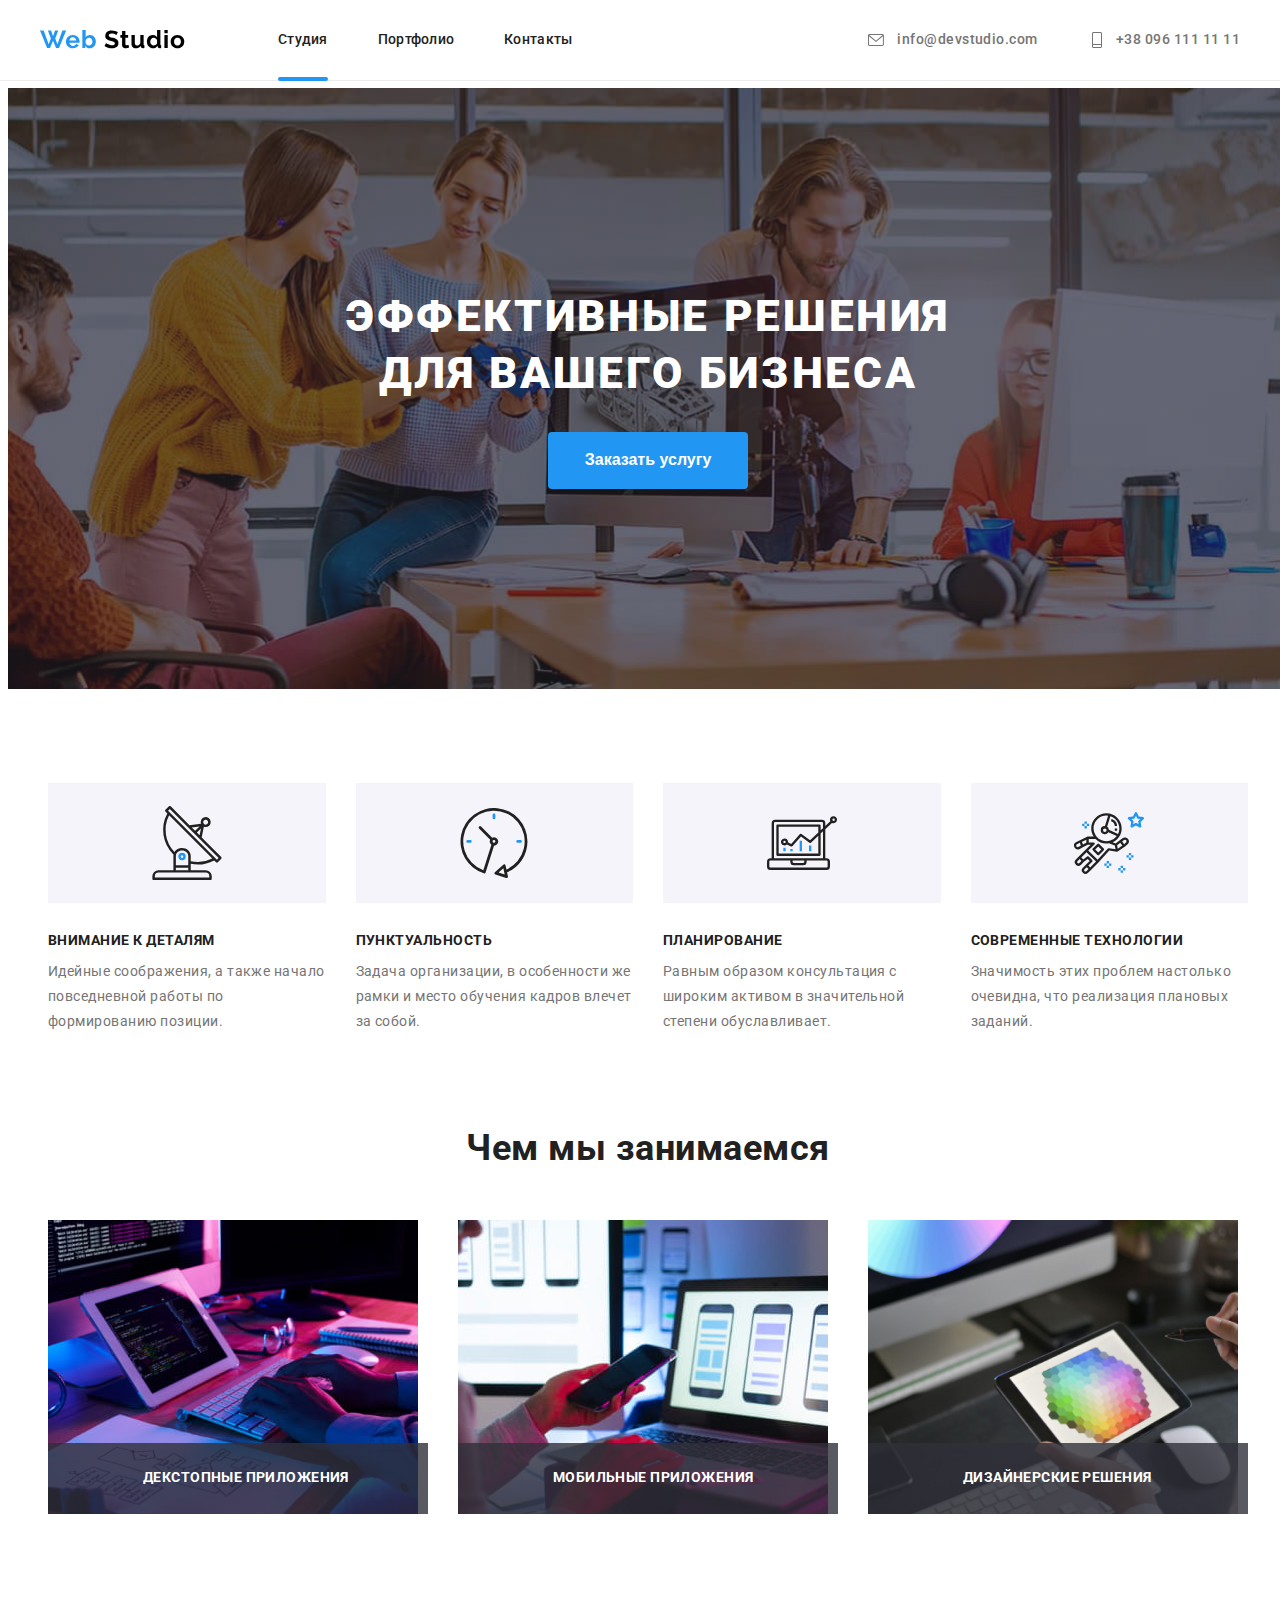
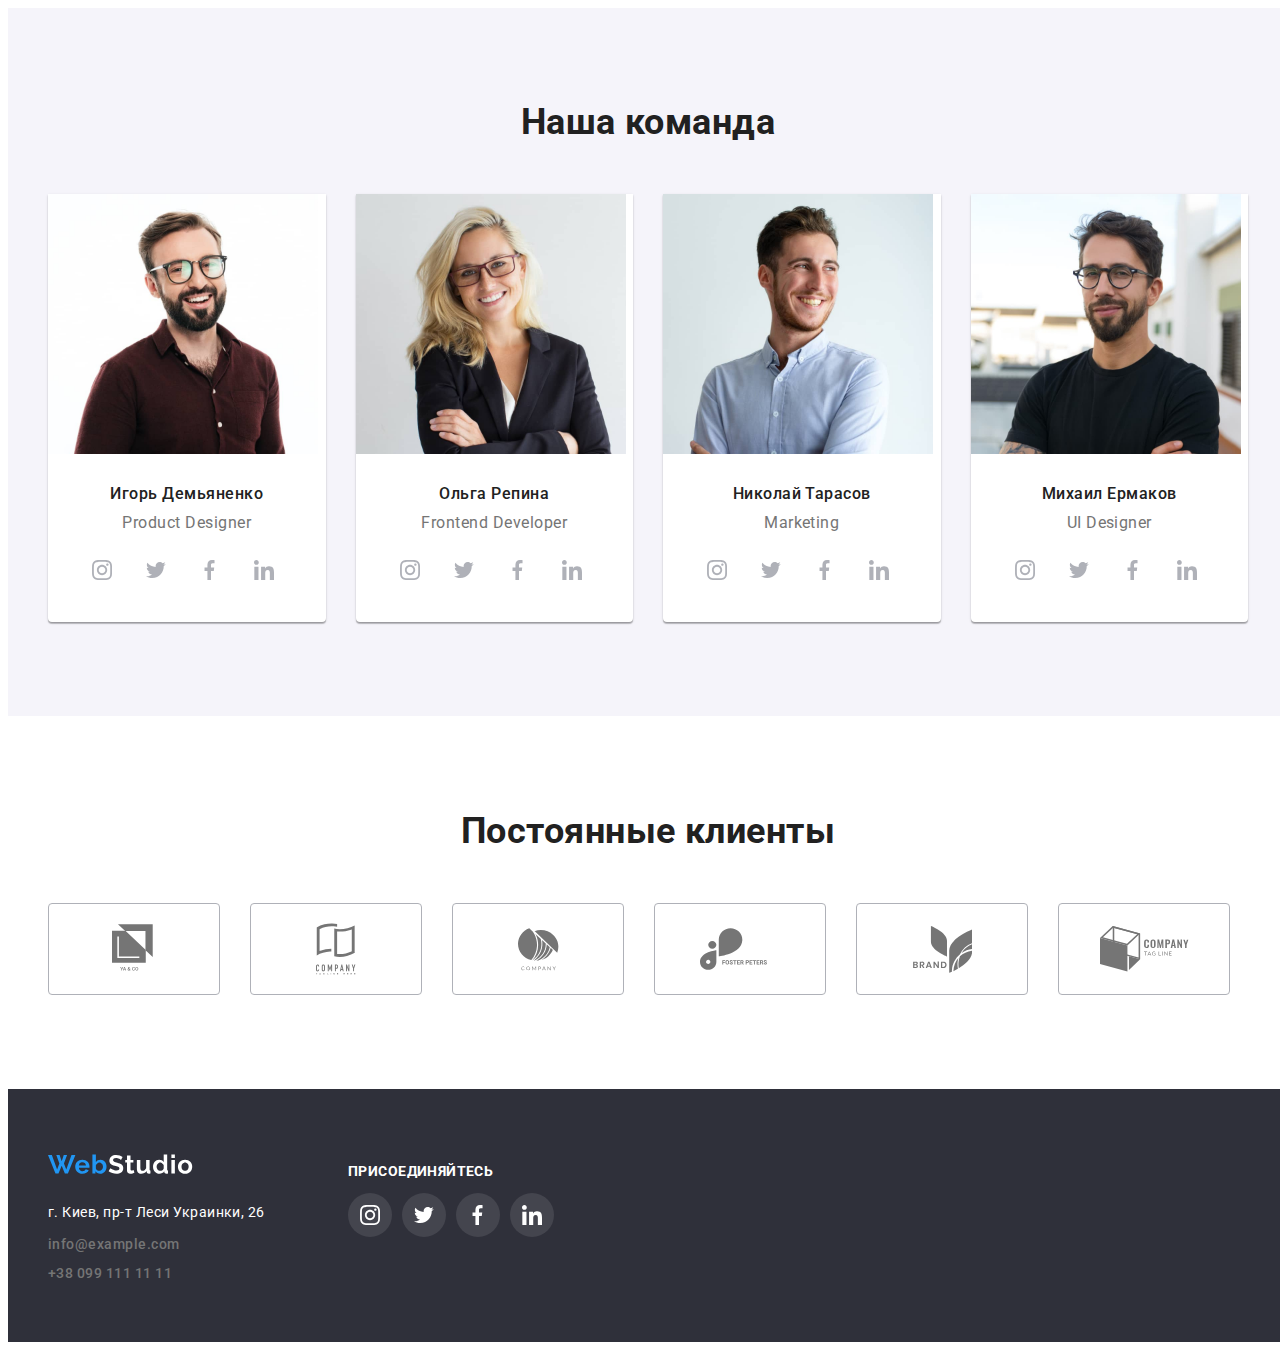
<file: index.html>
<!DOCTYPE html>
<html lang="ru">
<head>
    <meta charset="UTF-8">
    <meta name="viewport" content="width=device-width, initial-scale=1.0">
    <title>Веб Студия Киев</title>
    <link href="https://fonts.googleapis.com/css2?family=Roboto:ital,wght@0,400;0,700;0,900;1,500&display=swap" 
    rel="stylesheet">
    <link rel="stylesheet" href="https://cdnjs.cloudflare.com/ajax/libs/modern-normalize/0.7.0/modern-normalize.min.css" 
    integrity="sha512-yp4nScgc3FLGSJK6gj7q+YzX4ApX8ifljxvw3x5oYG4Js/u7ABw/U+pP31kefS2iz83pHbwe+Le2WvcosArp6Q==" crossorigin="anonymous" />
    <link rel="stylesheet" href="./css/styless.css">
</head>
<body>
  
  <header class="page-header">
      <div class="container flexbox">
           <nav class="navigation">
            <a href="index.html" class="logo">
                <img src="./images/logo.svg" 
                alt="Логотип Web Studio написан латинскими буквами.
                Слово Web голубого цвета, слово Studio чёного цвета">
             </a>
              <ul class="list nav-list">  
                 <li class="nav-item"><a href="index.html" class="nav-link current">Студия</a></li>
                 <li class="nav-item"><a href="portfolio.html" class="nav-link">Портфолио</a></li>
                 <li class="nav-item"><a href="#contacts" class="nav-link">Контакты</a></li>
              </ul>
         </nav>
           <address class="address-links">
            <a href="mailto:info@devstudio.com" class="mail-link">
                <svg class="icon-envelope">
                    <use href="./images/icon/sprite.svg#envelope"></use>
               </svg>
               <span class="mail-address">info@devstudio.com</span></a>
            <a href="tel:+38-096-111-11-11" class="phone-link">
                <svg class="icon-phone">
                    <use href="./images/icon/sprite.svg#phone"></use>
               </svg>
                <span class="phone-number">+38 096 111 11 11</span></a>
           </address>
     </div>           
 </header>
  

<main>
    
        <section class="hero">
          <div class="container">
             <h1 class="hero-title">Эффективные решения <br> для вашего бизнеса</h1>
             <button class="hero-order" data-modal-open>Заказать услугу</button> 
           </div>
        </section>

     <section class="section advantages">

         <div class="container">
             <ul class="list advantages-list">
                 <li class="grid advantages-item">
                     <div class="background-box">
                        
                     </div> 
                    <h3 class="advantages-titles">Внимание к деталям</h3>
                      <p class="advantages-paragraph">Идейные соображения, а также 
                         начало повседневной работы по 
                         формированию позиции.</p>
                       
                 </li>
                 <li class="grid advantages-item">
                    <div class="background-box">
                         <!--svg-->
                    </div> 
                   <h3 class="advantages-titles">Пунктуальность</h3>
                     <p class="advantages-paragraph">Задача организации, в особенности
                        же рамки и место обучения кадров 
                        влечет за собой.</p>
                 </li>
                 <li class="grid advantages-item">
                    <div class="background-box">
                         <!--svg-->
                    </div> 
                  <h3 class="advantages-titles">Планирование</h3>
                  <p class="advantages-paragraph">Равным образом консультация с 
                      широким активом в значительной
                      cтепени обуславливает.</p>
                 </li>
                 <li class="grid advantages-item">
                    <div class="background-box">
                         <!--svg-->
                    </div> 
                   <h3 class="advantages-titles">Современные технологии</h3>
                   <p class="advantages-paragraph">Значимость этих проблем настолько
                      очевидна, что реализация плановых
                      заданий.</p>
                 </li>
             </ul>
         </div> 
     </section>

     <section class="section examples">
        <div class="container">
          <h2 class="examples-title">Чем мы занимаемся</h2>

          <ul class="list exsamples-list">
             <li class="grid item">
               <div class="examples-cards">
                <img src="images/service1-copy.jpg" alt="рабочий процесс разработчика. 
                мужские руки на клавиатуре, два монитора с кодом, 
                канцелярские мелочи." width="370">
                <span class="pictures-inscription">Декстопные приложения</span>
              </div>
             </li>   
             <li class="grid item">
               <div class="examples-cards">
                <img src="images/service2-copy.jpg" alt="женские руки. в левой смартфон, 
                правая лежит на клавиатуре ноутбука." width="370">
                <span class="pictures-inscription">Мобильные приложения</span>
              </div>
             </li>
             <li class="grid item">
               <div class="examples-cards">
                <img src="images/service3.jpg" alt="графический планшет в женских 
                руках на фоне компьютера и компьютерной мышки." width="370">
                <span class="pictures-inscription">Дизайнерские решения</span>
              </div>
             </li>
         </ul>
     </div>
     </section>
   


  <section class="section our-team">
     <div class="container">
    
         <h3 class="our-team-title">Наша команда</h3>

        <ul class="list our-team-list">
            
              <li class="grid member-box">
                     <!-- Произвольный графический контент: фотография, график, диаграмма и т. п. -->
                     <img src="images/igor-demyanenko-copy.jpg" 
                         alt="улыбающийся молодой мужчина, шатен в очках, с бородкой и усами, в коричневой рубашке." 
                         width="270" 
                     />
                     
                      <p class="our-team-names">Игорь Демьяненко</p>
                      <p class="our-team-position" lang="en"> Product Designer  
                      </p>
                  
                 <ul class="list team-social-links">
                    <li class="team-social-item">
                        <a class="team-social-icon-link" href="https://www.instagram.com/" aria-label="ссылка Инстаграм">
                          <svg class="icon-team instagram"><use href="./images/icon/sprite.svg#instagram"></use></svg>
                      </a>
                    </li>
                    <li class="team-social-item">
                        <a class="team-social-icon-link" href="https://twitter.com/">
                          <svg class="icon-team twitter"><use href="./images/icon/sprite.svg#twitter"></use></svg>
                      </a>
                    </li>
                    <li class="team-social-item">
                        <a class="team-social-icon-link" href="https://facebook.com/">
                          <svg class="icon-team facebook"><use href="./images/icon/sprite.svg#facebook"></use></svg>
                      </a>
                    </li>
                    <li class="team-social-item">
                        <a class="team-social-icon-link" href="https://www.linkedin.com/">
                          <svg class="icon-team linkedin"><use href="./images/icon/sprite.svg#linkedin"></use></svg>
                      </a>
                    </li>
                </ul>
             </li>

                <li class="grid member-box">
                   <!-- Произвольный графический контент: фотография, график, диаграмма и т. п. -->
                   <img src="images/olga-repina-copy.jpg" 
                   alt="улыбающаяся молодая девушка, блондинка с длинными волосами, в очках и черном пиджаке."
                   width="270"
                   />
                
                    <p class="our-team-names">Ольга Репина</p>
                    <p class="our-team-position" lang="en"> Frontend Developer 
                    </p>
             
               <ul class="list team-social-links">
                  <li class="team-social-item">
                      <a class="team-social-icon-link" href="https://www.instagram.com/" aria-label="ссылка Инстаграм">
                        <svg class="icon-team instagram"><use href="./images/icon/sprite.svg#instagram"></use></svg>
                    </a>
                  </li>
                  <li class="team-social-item">
                      <a class="team-social-icon-link" href="https://twitter.com/">
                        <svg class="icon-team twitter"><use href="./images/icon/sprite.svg#twitter"></use></svg>
                    </a>
                  </li>
                  <li class="team-social-item">
                      <a class="team-social-icon-link" href="https://facebook.com/">
                        <svg class="icon-team facebook"><use href="./images/icon/sprite.svg#facebook"></use></svg>
                    </a>
                  </li>
                  <li class="team-social-item">
                      <a class="team-social-icon-link" href="https://www.linkedin.com/">
                        <svg class="icon-team linkedin"><use href="./images/icon/sprite.svg#linkedin"></use></svg>
                    </a>
                  </li>
              </ul>
           </li>

                  <li class="grid member-box">
                      <!-- Произвольный графический контент: фотография, график, диаграмма и т. п. -->
                      <img src="images/nikolay-tarasov-copy.jpg" 
                      alt="улыбающийся молодой мужчина, шатен в светлой рубашке, расположен в полупрофиль"
                      width="270"
                      />
            
                       <p class="our-team-names">Николай Тарасов</p>
                       <p class="our-team-position" lang="en"> Marketing 
                       </p>
         
                  <ul class="list team-social-links">
                     <li class="team-social-item">
                         <a class="team-social-icon-link" href="https://www.instagram.com/" aria-label="ссылка Инстаграм">
                           <svg class="icon-team instagram"><use href="./images/icon/sprite.svg#instagram"></use></svg>
                       </a>
                     </li>
                     <li class="team-social-item">
                         <a class="team-social-icon-link" href="https://twitter.com/">
                           <svg class="icon-team twitter"><use href="./images/icon/sprite.svg#twitter"></use></svg>
                       </a>
                     </li>
                     <li class="team-social-item">
                         <a class="team-social-icon-link" href="https://facebook.com/">
                           <svg class="icon-team facebook"><use href="./images/icon/sprite.svg#facebook"></use></svg>
                       </a>
                     </li>
                     <li class="team-social-item">
                         <a class="team-social-icon-link" href="https://www.linkedin.com/">
                           <svg class="icon-team linkedin"><use href="./images/icon/sprite.svg#linkedin"></use></svg>
                       </a>
                     </li>
                 </ul>
              </li>

           <li class="grid member-box">
               <!-- Произвольный графический контент: фотография, график, диаграмма и т. п. -->
               <img src="images/mikhail-ermakov-copy.jpg" 
               alt="молодой мужчина c полуулыбкой, шатен в черной футболке, в очках"
               width="270"
               />
        
                <p class="our-team-names">Михаил Ермаков</p>
                <p class="our-team-position" lang="en">  UI Designer
                </p>
     
           <ul class="list team-social-links">
              <li class="team-social-item">
                  <a class="team-social-icon-link" href="https://www.instagram.com/" aria-label="ссылка Инстаграм">
                    <svg class="icon-team instagram"><use href="./images/icon/sprite.svg#instagram"></use></svg>
                </a>
              </li>
              <li class="team-social-item">
                  <a class="team-social-icon-link" href="https://twitter.com/">
                    <svg class="icon-team twitter"><use href="./images/icon/sprite.svg#twitter"></use></svg>
                </a>
              </li>
              <li class="team-social-item">
                  <a class="team-social-icon-link" href="https://facebook.com/">
                    <svg class="icon-team facebook"><use href="./images/icon/sprite.svg#facebook"></use></svg>
                </a>
              </li>
              <li class="team-social-item">
                  <a class="team-social-icon-link" href="https://www.linkedin.com/">
                    <svg class="icon-team linkedin"><use href="./images/icon/sprite.svg#linkedin"></use></svg>
                </a>
              </li>
           </ul>
          </li>
       </ul>
    </div>
  </section>

  <section class="section clients">
      <div class="container">
          <h3 class="clients-title">Постоянные клиенты</h3>

          <ul class="list clients-list">
              <li class="clients-icon-items">
                  <a class="clients-icon-link" href="">
                    <svg class="icon client1"><use href="./images/icon/sprite.svg#client1"></use></svg> 
                  </a>
              </li>
              <li class="clients-icon-items">
                  <a class="clients-icon-link" href="">
                    <svg class="icon client2"><use href="./images/icon/sprite.svg#client2"></use></svg>
                  </a>
              </li>
              <li class="clients-icon-items">
                  <a class="clients-icon-link" href="">
                    <svg class="icon client3"><use href="./images/icon/sprite.svg#client3"></use></svg>
                  </a>
              </li>
              <li class="clients-icon-items">
                  <a class="clients-icon-link" href="">
                    <svg class="icon client4"><use href="./images/icon/sprite.svg#client4"></use></svg>
                  </a>
              </li>
              <li class="clients-icon-items">
                  <a class="clients-icon-link" href="">
                    <svg class="icon client5"><use href="./images/icon/sprite.svg#client5"></use></svg>
                  </a>
              </li>
              <li class="last-client clients-icon-items">
                  <a class="clients-icon-link" href="">
                    <svg class="icon client6"><use href="./images/icon/sprite.svg#client6"></use></svg>
                  </a>
              </li>
          </ul>
      </div>
  </section>

</main>

<footer class="footer">
    <div class="container flexbox">
        
    <div class="grid address-box" id="contacts">
       <img class="footer-logo"
            src="images/logofooter.svg" alt="Логотип Web Studio написан латинскими буквами.
            Слово Web голубого цвета, слово Studio , белого цвета"
          >
       <address class="address-links">
             <p class="footer-real-address">г. Киев, пр-т Леси Украинки, 26</p>
             <a href="mailto:info@example.com" class="mail-link">info@example.com</a>
               <br>
             <a href="tel:+38-099-111-11-11" class="phone-link">+38 099 111 11 11</a>
       </address>
    </div>

    <div class="links-box">
        <p class="actions-footer">Присоединяйтесь</p>
      <ul class="list social-links">
          <li class="social-item">
              <a class="social-icon-link" href="https://www.instagram.com/" aria-label="ссылка Инстаграм">
                <svg class="icon instagram"><use href="./images/icon/sprite.svg#instagram"></use></svg>
            </a>
          </li>
          <li class="social-item">
              <a class="social-icon-link" href="https://twitter.com/">
                <svg class="icon twitter"><use href="./images/icon/sprite.svg#twitter"></use></svg>
            </a>
          </li>
          <li class="social-item">
              <a class="social-icon-link" href="https://facebook.com/">
                <svg class="icon facebook"><use href="./images/icon/sprite.svg#facebook"></use></svg>
            </a>
          </li>
          <li class="social-item">
              <a class="social-icon-link" href="https://www.linkedin.com/">
                <svg class="icon linkedin"><use href="./images/icon/sprite.svg#linkedin"></use></svg>
            </a>
          </li>
      </ul>
    </div>  
    </div>
</footer>

<div class="hero-backdrop is-hidden" data-modal>
  <div class="hero-modal is-hidden">
     <p>Lorem ipsum dolor sit amet consectetur adipisicing elit.</p>
        <button data-modal-close class="modal-button"> <!--href="hero-modal-icon"-->
          <svg class="icon-close"><use href="./images/icon/sprite.svg#close"></use></svg>
        </button>
  </div>
</div>

<script src="./js/modal.js"></script>
</body>
</html>
</file>
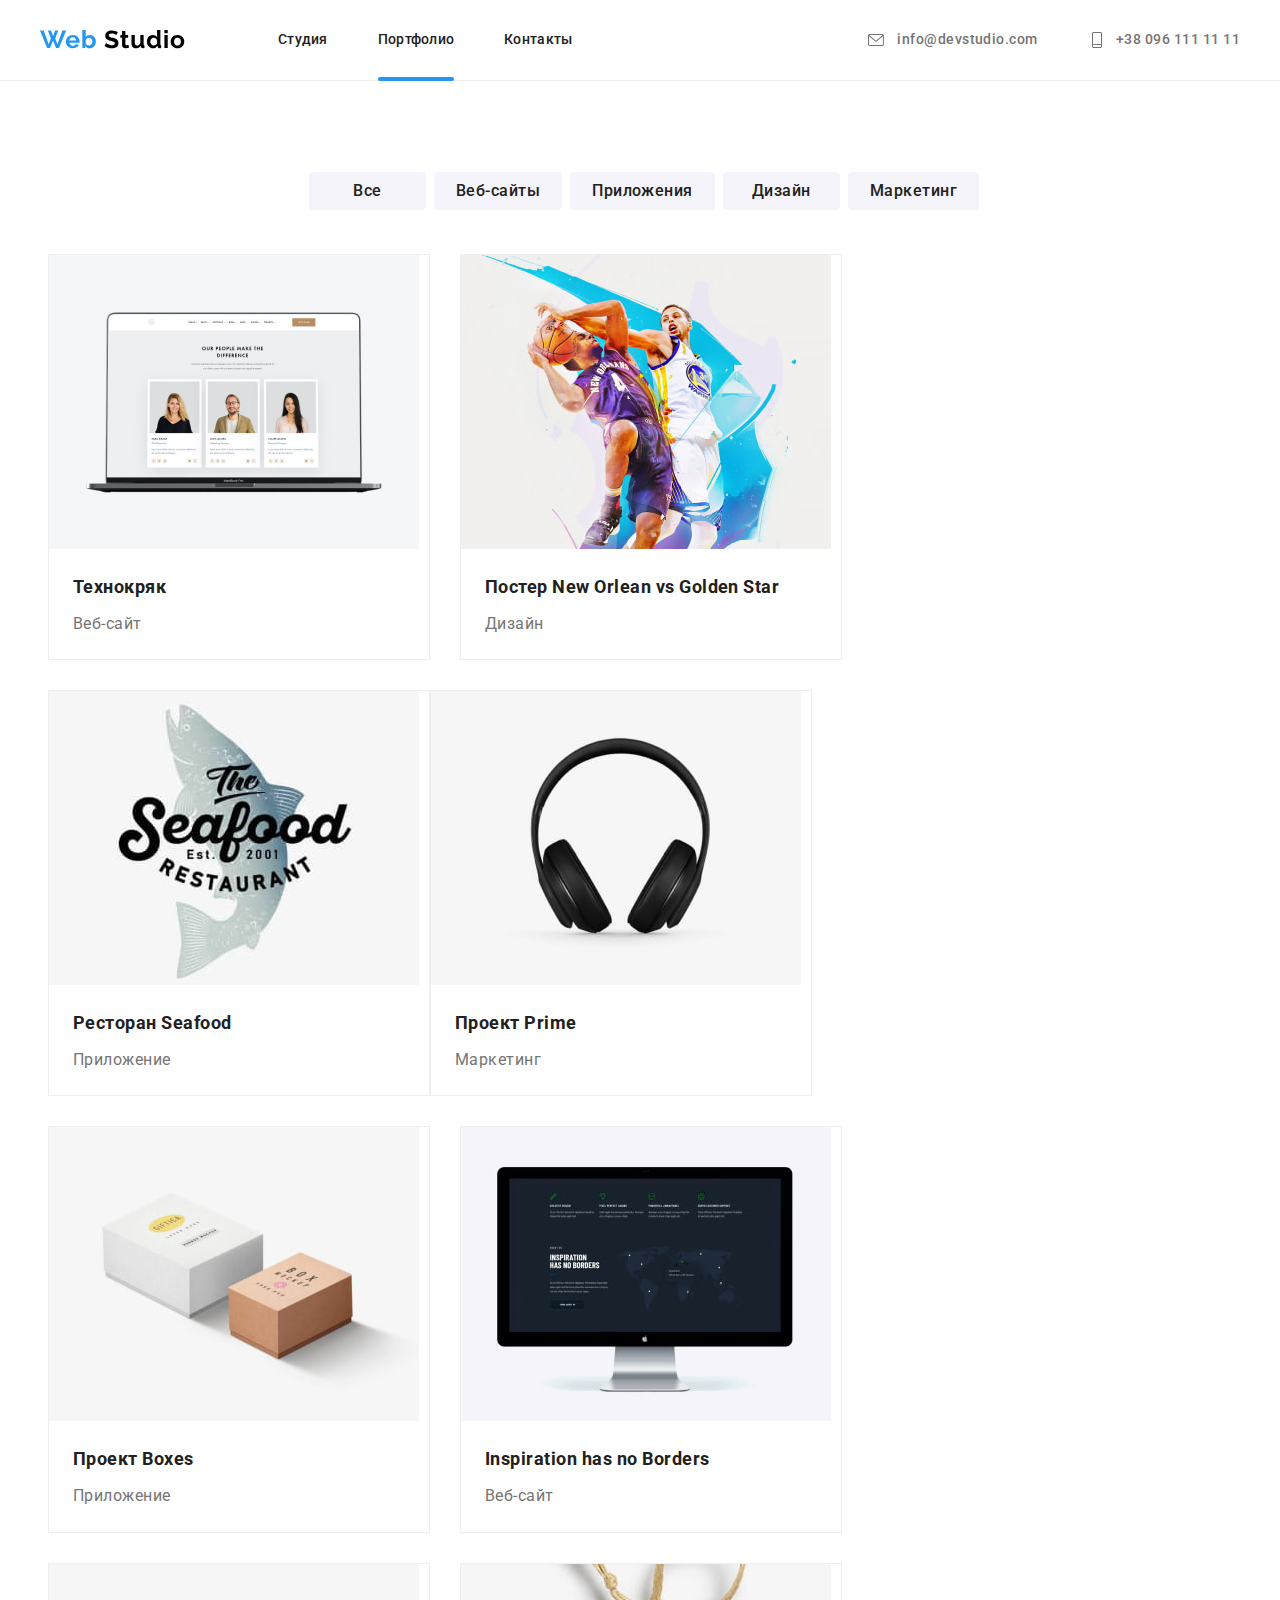
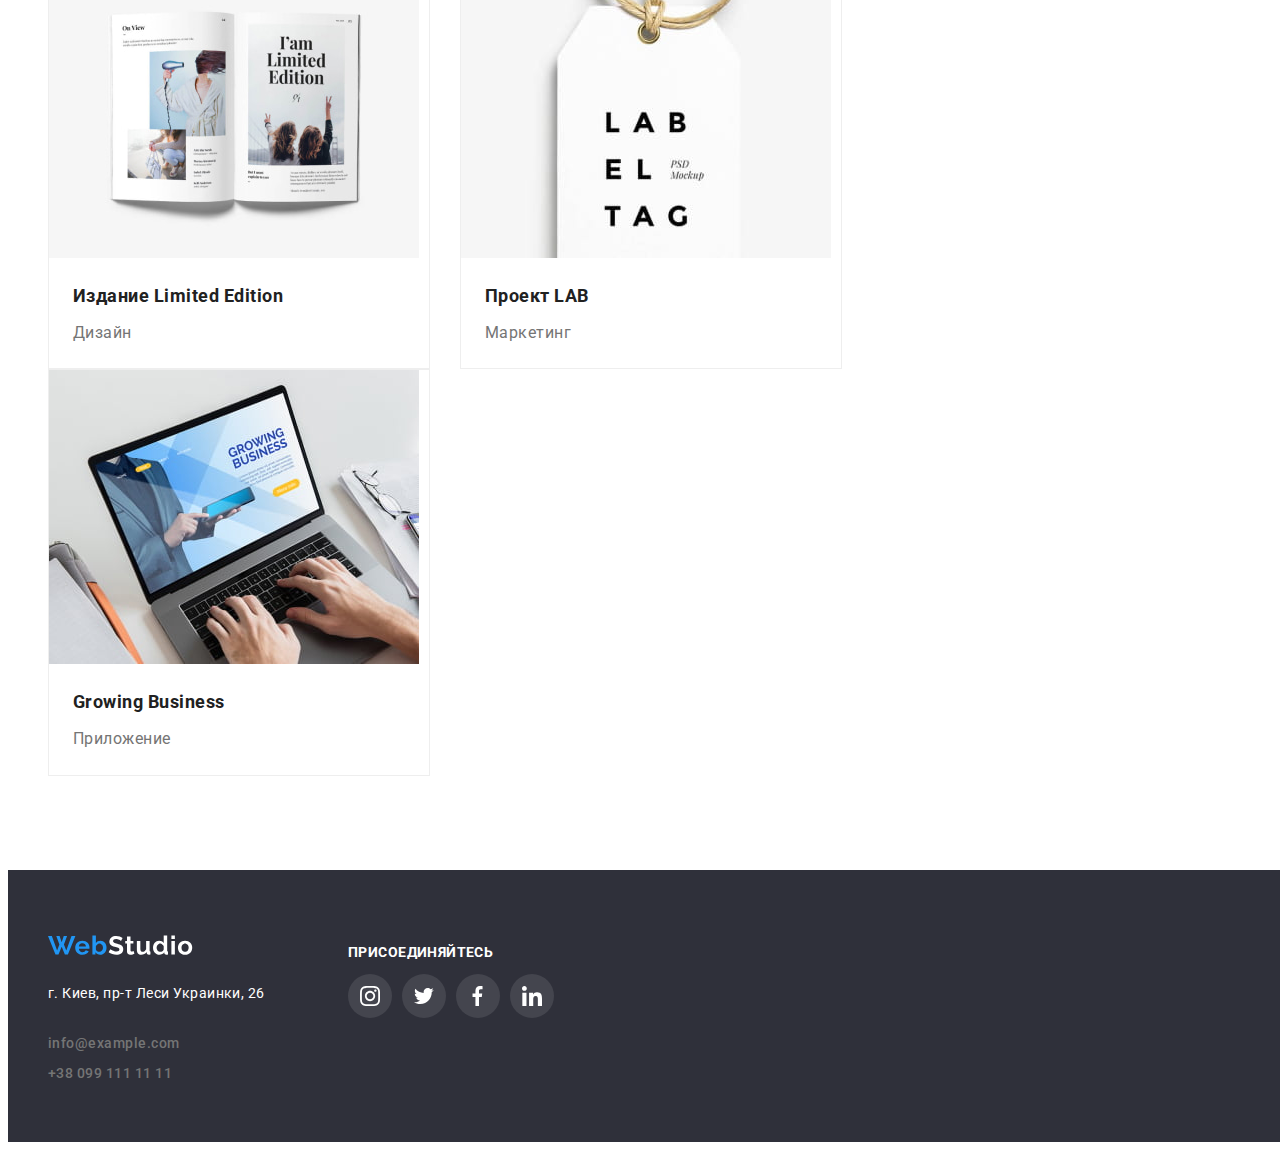
<file: portfolio.html>
<!DOCTYPE html>
<html lang="ru">
<head>
    <meta charset="UTF-8">
    <meta name="viewport" content="width=device-width, initial-scale=1.0">
    <title>Веб Студия Киев</title>
    <link href="https://fonts.googleapis.com/css2?family=Roboto:ital,wght@0,400;0,700;0,900;1,500&display=swap" 
    rel="stylesheet">
    <link rel="stylesheet" href="https://cdnjs.cloudflare.com/ajax/libs/modern-normalize/0.7.0/modern-normalize.min.css" 
    integrity="sha512-yp4nScgc3FLGSJK6gj7q+YzX4ApX8ifljxvw3x5oYG4Js/u7ABw/U+pP31kefS2iz83pHbwe+Le2WvcosArp6Q==" crossorigin="anonymous" />
    <link rel="stylesheet" href="./css/styless.css">
</head>
<body>
  
 <header class="page-header">
  <div class="container flexbox">
       <nav class="navigation">
        <a href="index.html" class="logo">
            <img src="./images/logo.svg" 
            alt="Логотип Web Studio написан латинскими буквами.
            Слово Web голубого цвета, слово Studio чёного цвета">
         </a>
          <ul class="list nav-list">  
             <li class="nav-item"><a href="index.html" class="nav-link">Студия</a></li>
             <li class="nav-item"><a href="portfolio.html" class="nav-link current">Портфолио</a></li>
             <li class="nav-item"><a href="#contacts" class="nav-link">Контакты</a></li>
          </ul>
     </nav>
       <address class="address-links">
        <a href="mailto:info@devstudio.com" class="mail-link">
            <svg class="icon-envelope">
                <use href="./images/icon/sprite.svg#envelope"></use>
           </svg>
           <span class="mail-address">info@devstudio.com</span></a>
        <a href="tel:+38-096-111-11-11" class="phone-link">
            <svg class="icon-phone">
                <use href="./images/icon/sprite.svg#phone"></use>
           </svg>
            <span class="phone-number">+38 096 111 11 11</span></a>
       </address>
 </div>           
</header>
          
 <main>
       
     <section class="section-portfolio">
          <div class="container">
     
           <!--<h1>Портфолио</h1>-->
           
             <ul class="list portfolio-list">
                
                <li class="portfolio-grid"><a class="buttons" href="" >Все</a></li>
                <li class="portfolio-grid"><a class="buttons" href="" >Веб-сайты</a></li>
                <li class="portfolio-grid"><a class="buttons" href="" >Приложения</a></li>
                <li class="portfolio-grid"><a class="buttons" href="" >Дизайн</a></li>
                <li class="portfolio-grid"><a class="buttons" href="" >Маркетинг</a></li>
               
             </ul>
          </div> 
      
             <div class="container">
               <h2 class="title-hidden">Галерея работ</h2>

              <ul class="list patterns-list">
                 <li class="patterns item">
                   <a class="portfolio-pics-box" href="">
                     <div class="portfolio-cards">
                      <img src="images/technokryak.jpg" alt="" width="370">
                      <!--<span class="patterns-overlay"></span>-->
                      <span class="patterns-overlay-text">Технокряк это современная площадка распространения коронавируса. Компании используют эту платформу для цифрового шпионажа и атак на защищённые сервера конкурентов. </span>
                    </div>
                     <div class="pics-box">
                     <p class="portfolio-titles">Технокряк</p>
                     <p class="portfolio-categories">Веб-сайт</p>
                    </div>
                   </a>
                 </li>
                 <li class="patterns item">
                   <a class="portfolio-pics-box" href="">
                     <div class="portfolio-cards">
                     <img src="images/neworlean-vs-goldenstar-copy.jpg" alt="" width="370">
                     
                     <span class="patterns-overlay-text">Технокряк это современная площадка распространения коронавируса. Компании используют эту платформу для цифрового шпионажа и атак на защищённые сервера конкурентов. </span>
                    </div>
                     <div class="pics-box">
                     <p class="portfolio-titles">Постер New Orlean vs Golden Star</p>
                     <p class="portfolio-categories">Дизайн</p>
                    </div>
                  </a>
                 </li>
                 <li class="patterns item">
                  <a class="portfolio-pics-box" href="">
                    <div class="portfolio-cards">
                     <img src="images/restaurant-seafood-copy.jpg" alt="" width="370">
                     
                     <span class="patterns-overlay-text">Технокряк это современная площадка распространения коронавируса. Компании используют эту платформу для цифрового шпионажа и атак на защищённые сервера конкурентов. </span>
                    </div>
                     <div class="pics-box">
                     <p class="portfolio-titles">Ресторан Seafood</p>
                     <p class="portfolio-categories">Приложение</p>
                    </div>
                  </a>
                 </li>
                 <li class="patterns item">
                  <a class="portfolio-pics-box" href="">
                    <div class="portfolio-cards">
                     <img src="images/project-prime-copy.jpg" alt="" width="370">
                     
                     <span class="patterns-overlay-text">Технокряк это современная площадка распространения коронавируса. Компании используют эту платформу для цифрового шпионажа и атак на защищённые сервера конкурентов. </span>
                    </div>
                     <div class="pics-box">
                     <p class="portfolio-titles">Проект Prime</p>
                     <p class="portfolio-categories">Маркетинг</p>
                    </div>
                  </a>
                 </li>
                 <li class="patterns item">
                  <a class="portfolio-pics-box" href="">
                    <div class="portfolio-cards">
                     <img src="images/project-boxes-copy.jpg" alt="" width="370">
                     
                     <span class="patterns-overlay-text">Технокряк это современная площадка распространения коронавируса. Компании используют эту платформу для цифрового шпионажа и атак на защищённые сервера конкурентов. </span>
                    </div>
                     <div class="pics-box">
                     <p class="portfolio-titles">Проект Boxes</p>
                     <p class="portfolio-categories">Приложение</p>
                    </div>
                  </a>
                 </li>
                 <li class="patterns item">
                  <a class="portfolio-pics-box" href="">
                    <div class="portfolio-cards">
                     <img src="images/inspiration-has-no-borders-copy.jpg" alt="" width="370">
                     
                     <span class="patterns-overlay-text">Технокряк это современная площадка распространения коронавируса. Компании используют эту платформу для цифрового шпионажа и атак на защищённые сервера конкурентов. </span>
                    </div>
                     <div class="pics-box">
                     <p class="portfolio-titles">Inspiration has no Borders</p>
                     <p class="portfolio-categories">Веб-сайт</p>
                    </div>
                  </a>
                 </li>
                 <li class="patterns item">
                  <a class="portfolio-pics-box" href="">
                    <div class="portfolio-cards">
                     <img src="images/limited-edition-copy.jpg" alt="" width="370">
                     
                     <span class="patterns-overlay-text">Технокряк это современная площадка распространения коронавируса. Компании используют эту платформу для цифрового шпионажа и атак на защищённые сервера конкурентов. </span>
                    </div>
                     <div class="pics-box">
                     <p class="portfolio-titles">Издание Limited Edition</p>
                     <p class="portfolio-categories">Дизайн</p>
                    </div>
                  </a>
                 </li>
                 <li class="patterns item">
                  <a class="portfolio-pics-box" href="">
                    <div class="portfolio-cards">
                     <img src="images/project-lab-copy.jpg" alt="" width="370">
                     
                     <span class="patterns-overlay-text">Технокряк это современная площадка распространения коронавируса. Компании используют эту платформу для цифрового шпионажа и атак на защищённые сервера конкурентов. </span>
                    </div>
                     <div class="pics-box">
                     <p class="portfolio-titles">Проект LAB</p>
                     <p class="portfolio-categories">Маркетинг</p>
                    </div>
                  </a>
                 </li>
                 <li class="patterns item">
                  <a class="portfolio-pics-box" href="">
                    <div class="portfolio-cards">
                      <img src="images/growing-business-copy.jpg" alt="" width="370">
                      
                      <span class="patterns-overlay-text">Технокряк это современная площадка распространения коронавируса. Компании используют эту платформу для цифрового шпионажа и атак на защищённые сервера конкурентов. </span>
                    </div>
                      <div class="pics-box">
                      <p class="portfolio-titles">Growing Business</p>
                      <p class="portfolio-categories">Приложение</p>
                    </div>
                  </a>
                 </li>
               </ul>
             </div>
      </section>
          
</main>

<footer class="footer">
   <div class="container flexbox">
       
   <div class="grid address-box" id="contacts">
      <img class="footer-logo"
           src="images/logofooter.svg" alt="Логотип Web Studio написан латинскими буквами.
           Слово Web голубого цвета, слово Studio , белого цвета"
         >
      <address class="address-links">
            <p class="footer-real-address">г. Киев, пр-т Леси Украинки, 26</p> <br>
            <a href="mailto:info@example.com" class="mail-link">info@example.com</a>
            <br> 
            <a href="tel:+38-099-111-11-11" class="phone-link">+38 099 111 11 11</a>
      </address>
   </div>

   <div class="links-box">
       <p class="actions-footer">Присоединяйтесь</p>
     <ul class="list social-links">
         <li class="social-item">
             <a class="social-icon-link" href="https://www.instagram.com/" aria-label="ссылка Инстаграм">
               <svg class="icon instagram"><use href="./images/icon/sprite.svg#instagram"></use></svg>
           </a>
         </li>
         <li class="social-item">
             <a class="social-icon-link" href="https://twitter.com/">
               <svg class="icon twitter"><use href="./images/icon/sprite.svg#twitter"></use></svg>
           </a>
         </li>
         <li class="social-item">
             <a class="social-icon-link" href="https://facebook.com/">
               <svg class="icon facebook"><use href="./images/icon/sprite.svg#facebook"></use></svg>
           </a>
         </li>
         <li class="social-item">
             <a class="social-icon-link" href="https://www.linkedin.com/">
               <svg class="icon linkedin"><use href="./images/icon/sprite.svg#linkedin"></use></svg>
           </a>
         </li>
     </ul>
   </div>  
   </div>
</footer>

  </body>
 </html>
</file>
<file: css/styless.css>
/*задаёт основные цвета сайта*/
:root {
    --main-text-color:#757575;
    --secondary-text-color: #212121;
    --accent-color:#2196F3;
    --primary-background-color:#E5E5E5;
    --primary-button-bcg-color:#F5F4FA;
    --main-white-color: #FFFFFF;
    --footer-background-color: #2F303A;
    --patterns-border-color: #EEEEEE;
    --animation: 250ms cubic-bezier(0.4, 0, 0.2, 1);
     }

 /*задаёт общий стиль основного шрифта*/
 body { 
   height: 100%;
   width: 100%;
   font-family: 'Roboto', sans-serif; 
   color: var(--main-text-color);
   letter-spacing: 0.03em;
   padding-top: 80px;
  }

  .container {
    width: 1200px;
    padding-left: 15px;
    padding-right: 15px;
    margin-left: auto;
    margin-right: auto;
  }
  
  .flexbox {
    display: flex;
  }

  /* убирает маркеры */
  .list {
    padding: 0px;
    margin: 0px;
    list-style: none;
   }
  
   /*делает картинки блочными*/
   img {
     display: block;
     max-width: 100%;
     height: auto;
   }
   
   .section:nth-last-child(-n+3) {
     padding-top: 94px;
     padding-bottom: 94px;
   }

       /*header*/
  .page-header {
    position: fixed;
    top: 0;
    right: 0;
    left: 0;
    padding: 21px 0px 21px;
    color: var(--main-white-color);
    background-color: var(--main-white-color);
    border-bottom: solid 1px #ECECEC;
    z-index: 2;
  }
  
  .page-header .flexbox {
    justify-content: flex-end;
    align-items: center;
    padding: 0px;
  }
 
.page-header .mail-link {
  margin-right: 50px;
}

.icon-envelope {
  display: inline-block;
  vertical-align: middle;
  width: 16px;
  height: 12px;
  fill: currentColor;
  
}
.icon-phone {
  display: inline-block;
  vertical-align: middle;
  width: 10px;
  height: 16px;
  fill: currentColor;
}

.phone-number,
.mail-address {
 padding-left: 10px;
}

  .navigation {
    display: flex;
    align-items: center;
    margin-right: auto;
    
  }
  /*задаёт стиль шрифта в нав*/
.link {
  color: var(--secondary-text-color);
  font-weight: 500;
  font-size: 14px;
  line-height: 1.14;
  
  text-decoration: none;
  list-style: none;
}

.logo {
  width: 145px;
  margin-right: 93px;
}

/*задаёт стили для навигации сайта*/

.nav-list {
  display: flex;
}
.nav-item {
  position: relative;
  font-weight: 500;
  font-size: 14px;
  line-height: 1.14;
  letter-spacing: 0.02em;
}
.nav-item:not(:last-child) {
  margin-right: 50px;
}

.nav-item :focus,
.nav-item :hover,
.nav-item :active {
  color: var(--accent-color);
  transition: var(--animation);
  }

  .nav-link {
    color: var(--secondary-text-color);
    text-decoration: none;
  }

.nav-link::after {
content: " ";
position: absolute;
left: 0px;
bottom: -33px;
width: 100%;
height: 4px;
background-color: var(--accent-color);
border-radius: 2px;
opacity: 0;
transition: 500ms opasity linear;
}


.current::after {
  opacity: 1;
}
/*.current-contacts::after {
  opacity: 1;
}*/

/*.nav-link:focus::after,
.nav-link:hover::after,
.nav-link:active::after {
  opacity: 1;
  transition: var(--animation);
}

.nav-link.current::after .active {
  color: var(--accent-color);
}*/

/*задаёт стили для блоков с контактами*/
.mail-link,
.phone-link {
  color: var(--main-text-color);
  font-weight: 500;
  font-size: 14px;
  line-height: 1.14;
  text-decoration: none;
  font-style: normal;
}
.mail-link:focus,
.mail-link:hover,
.mail-link:active,
.phone-link:focus,
.phone-link:hover,
.phone-link:active {
  color: var(--accent-color);
  transition: var(--animation);
}

/*.address-container{
  width: 1200px;
  padding-right: 15px;
  padding-left: 15px;
  margin-top: 0px;
  margin-right: auto;
  margin-bottom: 26px;
  margin-left: auto;

}*/


/*задаёт стили для секции герой*/
.hero {
  max-width: 1600px;
  padding-top: 200px;
  padding-bottom: 200px;
  text-align: center;
  background-color: var(--footer-background-color);
  background-image: linear-gradient(90deg, rgba(47, 48, 58, 0.4) 50%, rgba(47, 48, 58, 0.4) 100%), url(../images/herobcg-copy.jpg);
  background-repeat: no-repeat;
  background-position: top center;
  background-size: cover;
  margin: 0 auto;
}

.hero-title {
  color: var(--main-white-color);
  font-weight: 900;
  font-size: 44px;
  line-height: 1.3;
  letter-spacing: 0.06em;
  text-transform: uppercase;
  margin: 0px;
}
.hero-order {
  display: inline-block;
  padding: 13px 32px;
  min-width: 200px;
  margin-top: 30px;

  color: var(--main-white-color);
  background-color: var(--accent-color);
  font-weight: 700;
  font-size: 16px;
  line-height: 1.9;
  border: none;
  border-radius: 4px;
  text-decoration: none;
  text-align: center;
  outline: none;
}


.hero-backdrop {
  position: fixed;
  z-index: 1;
  top: 0;
  left: 0;
  width: 100%;
  height: 100%;
  background-color: rgba(0, 0, 0, 0.2);
  overflow: auto;
  transition: 250ms linear 250ms;
}
.hero-backdrop.is-hidden {
  opacity: 0;
  pointer-events: none;
  transition: 250ms linear 250ms;
  top: -100%;
  transform: translateX(-50%) scale(250ms);
}

.hero-modal {
  position: absolute;
  top: 50%;
  left: 50%;
  transform: translate(-50%, -50%);

  width: 100%;
  max-width: 528px;
  min-height: 581px;
  padding: 20px;
  
  border-radius: 4px;
  background-color: var(--main-white-color);
  transition: 250ms linear 250ms;
}



.icon-close {
  position: absolute;
  top: 0;
  right: 0;
  width: 18px;
  height: 18px;
  fill: black;
  border-radius: 50%;
  border: 1px solid rgba(0, 0, 0, 0.1);
}

.modal-button {
  position: relative;
  position: absolute;
  top: 15px;
  right: 15px;
  width: 20px;
  height: 20px;

  background: #FFFFFF;
  border-radius: 50%;
  border-style: none;
  outline: none;
}

/*задаёт стили секции преимущества*/


.advantages {
  margin-top: 94px;
}

.advantages-titles {
  margin-top: 0px;
  margin-bottom: 10px;
  font-weight: 700;
  font-size: 14px;
  line-height: 1.14;
  text-transform: uppercase;
  color: var(--secondary-text-color);
  padding-top: 30px;
}
.advantages-list {
  padding: 0px;
  margin: 0px;
  font-weight: 400;
  font-size: 14px;
  line-height: 1.8;
  counter-reset: list;
}

.advantages-item {
 width: 270px;
 padding-left: 0px;
}

.advantages-item::before {
  display: block;
  content: " ";
  height: 120px;
  background-color: var(--primary-button-bcg-color);
  background-repeat: no-repeat;
  background-position: center;
  background-size: 70px;
}
.advantages-item:nth-child(1)::before {
  background-image: url(../images/antenna-copy.svg);
}
.advantages-item:nth-child(2)::before {
  background-image: url(../images/clock-copy.svg);
}
.advantages-item:nth-child(3)::before {
  background-image: url(../images/diagram-copy.svg);
}
.advantages-item:nth-child(4)::before {
  background-image: url(../images/astronaut-copy.svg);
}


.list.advantages-list {
  display: flex;
  flex-wrap: wrap;
}

.advantages-item:nth-child(-n + 3) {
  margin-right: 30px;
}


.advantages-paragraph {
  margin: 0px;
}

/*задаёт стили для секции чем мы занимаемся*/

.examples {
  padding-bottom: 94px;
  color: var(--primary-background-color);
}

.examples-title {
  color: var(--secondary-text-color);
  font-weight: 700;
  font-size: 36px;
  line-height: 1.16;
  text-align: center;
  margin-bottom: 50px;
  margin-top: 0px;
  }
 
  .exsamples-list > .item {
   width: 370px;
  }


.list.exsamples-list {
  display: flex;
  flex-wrap: wrap;
}

.grid.item {
  position: relative;
  width:calc((100% - 30px * 2) / 3);
  margin-right: 30px;
  margin-bottom: 30px;
}

.grid.item:nth-child(3n) {
 margin-right: 0px;
}
.grid.item:nth-last-child(-n+3) {
  margin-bottom: 0px;
}

.examples-cards {
  position: relative;
}

.examples-cards::before {
  position: absolute;
  content: "";
  
  bottom: 0%;
  width: 100%;
  height: 24%;
  background-color: rgba(47, 48, 58, 0.8);;
  opacity: 1;
}

.pictures-inscription {
  position: absolute;
  
  width: 100%;
  top: 85%;
  left: 25%;

  font-weight: 700;
  font-size: 14px;
  line-height: 1.14;
  letter-spacing: 0.03em;
  text-transform: uppercase;
  color: var(--main-white-color);
  opacity: 1;
}


/*задаёт стили для секции наша команда*/

.our-team {
  background-color: var(--primary-button-bcg-color);
  
}

.our-team-title {
  font-weight: 700;
  font-size: 36px;
  line-height: 1.16;
  text-align: center;
  color: var(--secondary-text-color);
  margin-top: 0px;
  margin-bottom: 50px;
}

.grid,
.grid.member-box {
  width:calc((100% - 30px * 3) / 4);
   margin-right: 30px;
  }
  
  .grid:nth-child(4n) {
    margin-right: 0px;
  }

.list.our-team-list {
  display: flex;
  flex-wrap: wrap;
}
.member-box {
  width: 270px;
  padding-bottom: 30px;
  margin: 0;
  background-color: var(--main-white-color);
  box-shadow: 0px 1px 3px rgba(0, 0, 0, 0.12), 0px 1px 1px rgba(0, 0, 0, 0.14), 0px 2px 1px rgba(0, 0, 0, 0.2);
  border-radius: 0px 0px 4px 4px;
}


.our-team-names {
  margin-top: 30px;
  margin-bottom: 0px;
  padding: 0px;
  color: var(--secondary-text-color);
  font-weight: 500;
  font-size: 16px;
  line-height: 1.2;
  text-align: center;
}
.our-team-position {
  margin-top: 10px;
  margin-bottom: 16px;
  font-weight: 400;
  font-size: 16px;
  line-height: 1.2;
  text-align: center;
} 

.list.team-social-links {
  display: flex;
  flex-wrap: wrap;
  padding-left: 32px;
  padding-right: 32px;
  margin: 0px;
}

.team-social-item {
   margin-right: 10px;
  }
  
.team-social-item:nth-child(4n) {
    margin-right: 0px;
  }

.team-social-icon-link {
  display: flex;
  justify-content: center;
  align-items: center;
  width: 44px;
  height: 44px;
  border-radius: 50%;
  fill: #AFB1B8;
  background-color: transparent;
}
.team-social-icon-link:focus,
.team-social-icon-link:hover,
.team-social-icon-link:active {
  background-color: var(--accent-color);
  fill: var(--main-white-color);
  transition: var(--animation);
}

.icon-team {
    width: 20px;
    height: 20px;
}

/*задаёт стили для секции Постоянные Клиенты*/

.clients-title {
font-weight: 700;
font-size: 36px;
line-height: 1.2;
text-align: center;
color: var(--secondary-text-color);
margin: 0px;
}

.list.clients-list {
  display: flex;
  flex-wrap: wrap;
  margin-top: 50px;
}
.clients-list .clients-icon-items {
  margin-right: 30px;
}
.clients-list .clients-icon-items:last-child {
  margin-right: 0px;
}

.clients-icon-link {
  display: flex;
  flex-wrap: wrap;
  width: 170px;
  height: 90px;
  justify-content: center;
  align-items: center;
  
  border: 1px solid #AFB1B8;
  fill: #AFB1B8;
  border-radius: 4px;
}
.clients-icon-link:focus,
.clients-icon-link:hover,
.clients-icon-link:active {
  fill: var(--accent-color);
  border: 1px solid var(--accent-color);
  transition: var(--animation);
}
.icon :focus,
.icon :hover,
.icon :active {
  fill: var(--accent-color);
  transition: var(--animation);
}

.icon.client1,
.icon.client2,
.icon.client3,
.icon.client4,
.icon.client5,
.icon.client6 {
  fill: var(--main-text-color);
}

.icon.client1 {
  stroke: 0;
  width: 45px;
  height: 50px;
}
.icon.client2 {
  width: 40px;
  height: 52px;
}
.icon.client3 {
  width: 41px;
  height: 43px;
}
.icon.client4 {
  width: 80px;
  height: 43px;
}
.icon.client5 {
  width: 59px;
  height: 47px;
}
.icon.client6 {
  width: 89px;
  height: 46px;
}

/*задаёт стили для футеров*/
.address-box {
  width: 270px;
}

.footer {
  background-color: var(--footer-background-color);
  padding-top: 60px;
  padding-bottom: 60px;
}

.footer-logo {
  width: 145px;
  height: 31px;
  margin-bottom: 20px;
}

.footer-real-address {
   color: var(--main-white-color);
   font-weight: 400;
   font-size: 14px;
   line-height: 1.8;
   font-style: normal;
   margin: 0px;
}

.mail-link {
 line-height: 2.7;
}

.actions-footer {
font-weight: 700;
color: var(--main-white-color);
font-size: 14px;
line-height: 16px;
letter-spacing: 0.03em;
text-transform: uppercase;
}

.list.social-links {
  display: flex;
  flex-wrap: wrap;
  padding: 0px;
  margin: 0px;
}

.social-item {
   margin-right: 10px;
  }
  
.social-item:nth-child(4n) {
    margin-right: 0px;
  }

.social-icon-link {
  display: flex;
  justify-content: center;
  align-items: center;
  width: 44px;
  height: 44px;
  border-radius: 50%;
  background-color: rgba(255, 255, 255, 0.1);
  fill: var(--main-white-color);
}
.social-icon-link:focus,
.social-icon-link:hover,
.social-icon-link:active {
  background-color: var(--accent-color);
  fill: var(--main-white-color);
  transition: var(--animation);
}

.icon {
    width: 20px;
    height: 20px;
    fill: var(--main-white-color);
}


/*ПОРТФОЛИО*/
/*задаёт стили для кнопок страницы портфолио*/ 
.section-portfolio {
  padding-top: 84px;
  padding-bottom: 94px;
  color: var(--primary-background-color);
}

.buttons {
      display: inline-block;
      padding: 6px 22px;
      min-width: 73px;
      margin-bottom: 44px;
      
      color: var(--secondary-text-color);
      background-color: var(--primary-button-bcg-color);

      font-weight: 500;
      font-size: 16px;
      line-height: 1.6;
      border-radius: 4px;
      text-decoration: none;
      text-align: center;
  }

.portfolio-list .buttons:focus,
.portfolio-list .buttons:hover,
.portfolio-list .buttons:active {
  color: var(--main-white-color);
  background-color: var(--accent-color);
  box-shadow: 0px 3px 1px rgba(0, 0, 0, 0.1), 0px 1px 2px rgba(0, 0, 0, 0.08), 0px 2px 2px rgba(0, 0, 0, 0.12);
  transition: var(--animation);
}
.portfolio-list {
  display: flex;
  flex-wrap: wrap;
  justify-content: center;
 
}
.portfolio-grid {
  width: calc((100% - 8 * 4) / 5);
  margin-right: 8px;
}
.list .portfolio-list {
  text-align: center;
}

/*добавляет стили для названий проектов в портфолио*/

.title-hidden {
  display: none;
}

.list.patterns-list {
  display: flex;
  flex-wrap: wrap;
}

.patterns.item {
  width:calc((100% - 30px * 2) / 3);
  margin-right: 30px;
  margin-bottom: 30px;
  border: 1px solid #EEEEEE;
}

.patterns.item:nth-child(3n) {
  margin-right: 0px;
 }
.patterns.item:nth-last-child(-n+3) {
  margin-bottom: 0px;
}

.patterns.item:focus,
.patterns.item:hover,
.patterns.item:active {
  box-shadow: 0px 1px 1px rgba(0, 0, 0, 0.12), 0px 4px 4px rgba(0, 0, 0, 0.06), 1px 4px 6px rgba(0, 0, 0, 0.16);
}

.portfolio-cards {
  position: relative;
  overflow: hidden;
}

.portfolio-cards::before {
  position: absolute;
  content: "";
  width: 100%;
  height: 100%;
  background-color: rgba(33, 150, 243, 0.9);
  opacity: 1;
  
  transition: var(--animation);
  transform: translateY(100%);
}
.portfolio-cards:hover::before,
.portfolio-cards:hover .patterns-overlay-text {
  opacity: 1;
  transform: translateY(0);
}
/*.patterns.item:hover .patterns-overlay, */
/*.patterns.item:hover .portfolio-cards::before,
.patterns.item:hover .patterns-overlay-text {
  opacity: 1;
  transition: 500ms opasity linear;
}*/



.patterns-overlay-text {
  position: absolute;
  max-width: 322px; 
  max-height: 168px; 
  top: 21%;
  left: 6.5%;
  color: var(--main-white-color);
  font-weight: 400;
  font-size: 18px;
  line-height: 1.6;
  opacity: 0;
  transition: var(--animation);
}


.portfolio-titles {
  color: var(--secondary-text-color);
  font-weight: 700;
  font-size: 18px;
  line-height: 2;
  margin: 20px 0px 0px 24px;
}

/*добавляет стили для категорий выполненных работ подписи к фото*/
.portfolio-categories {
  color: var(--main-text-color);
  font-weight: 400;
  font-size: 16px;
  line-height: 1.9;
  margin: 4px 0px 20px 24px;
}

.portfolio-pics-box {
  padding: 0px;
  margin: 0px;
  text-decoration: none;
}
</file>
